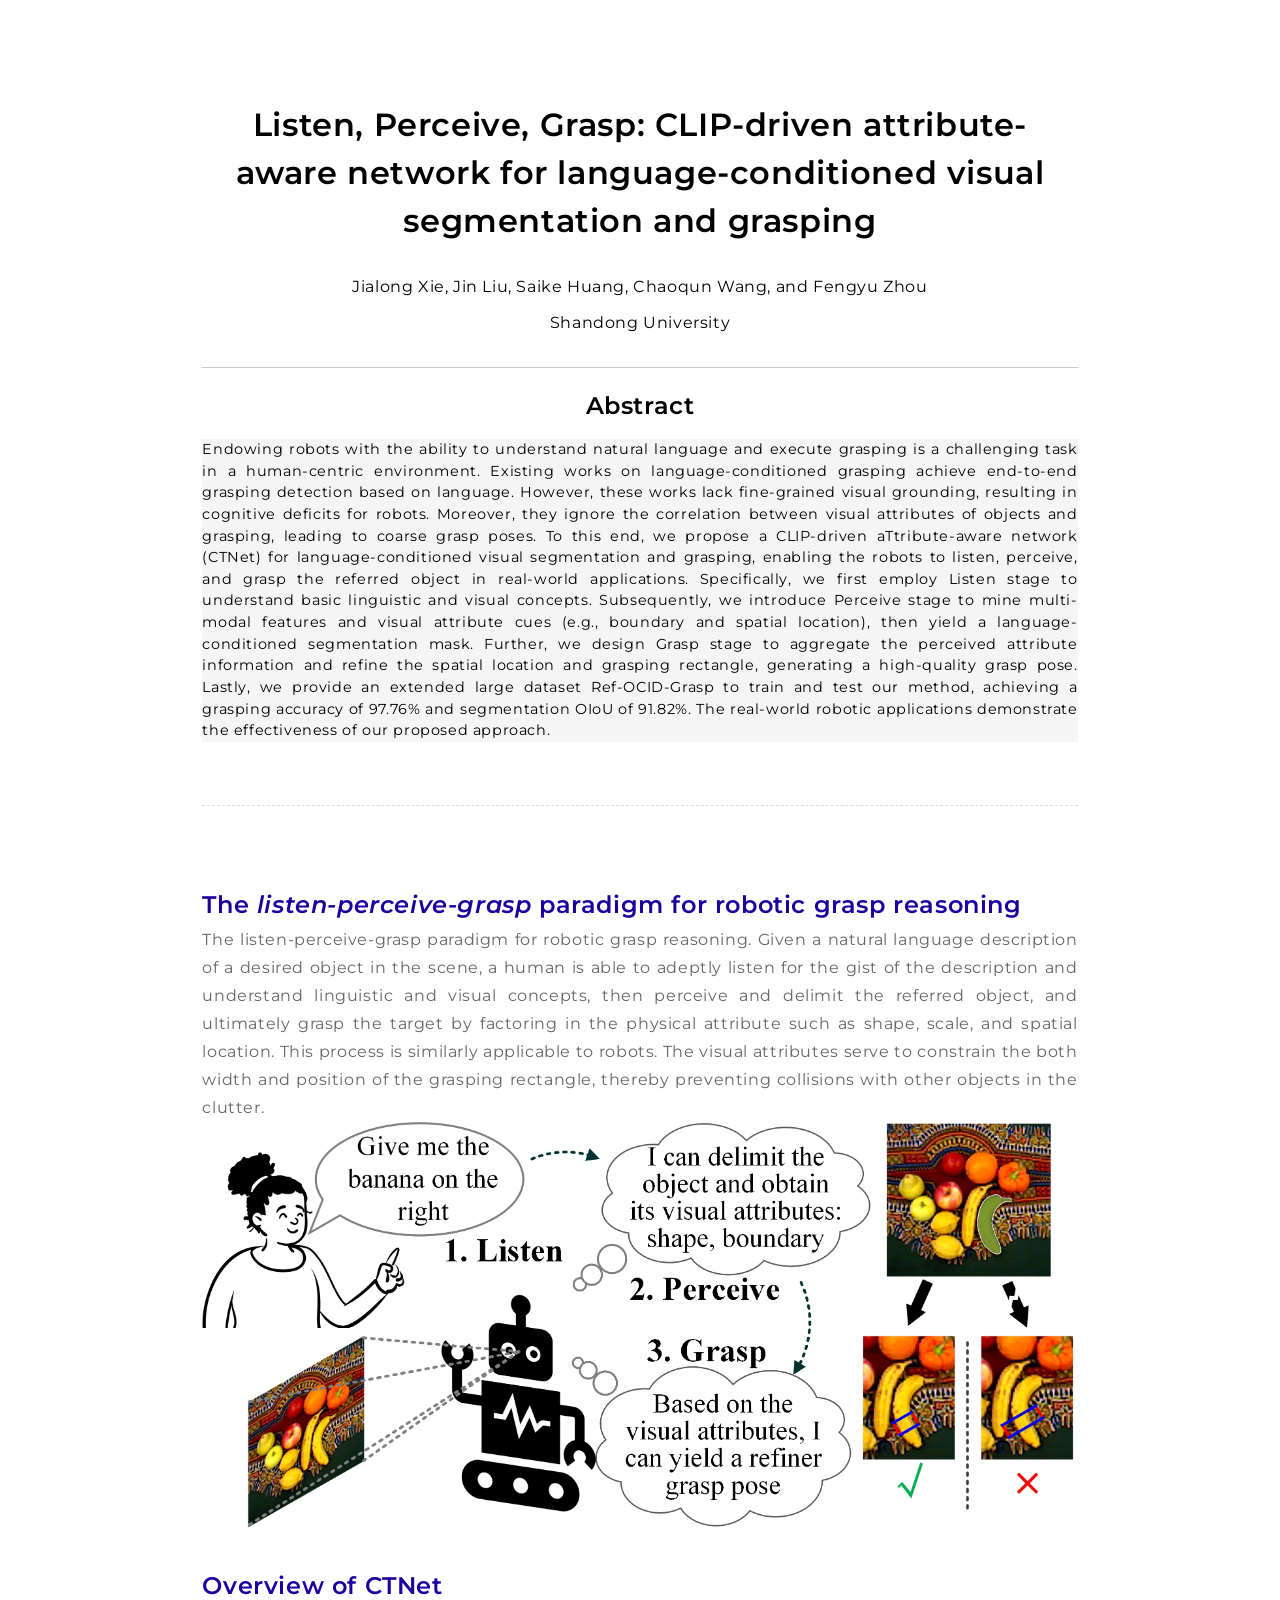
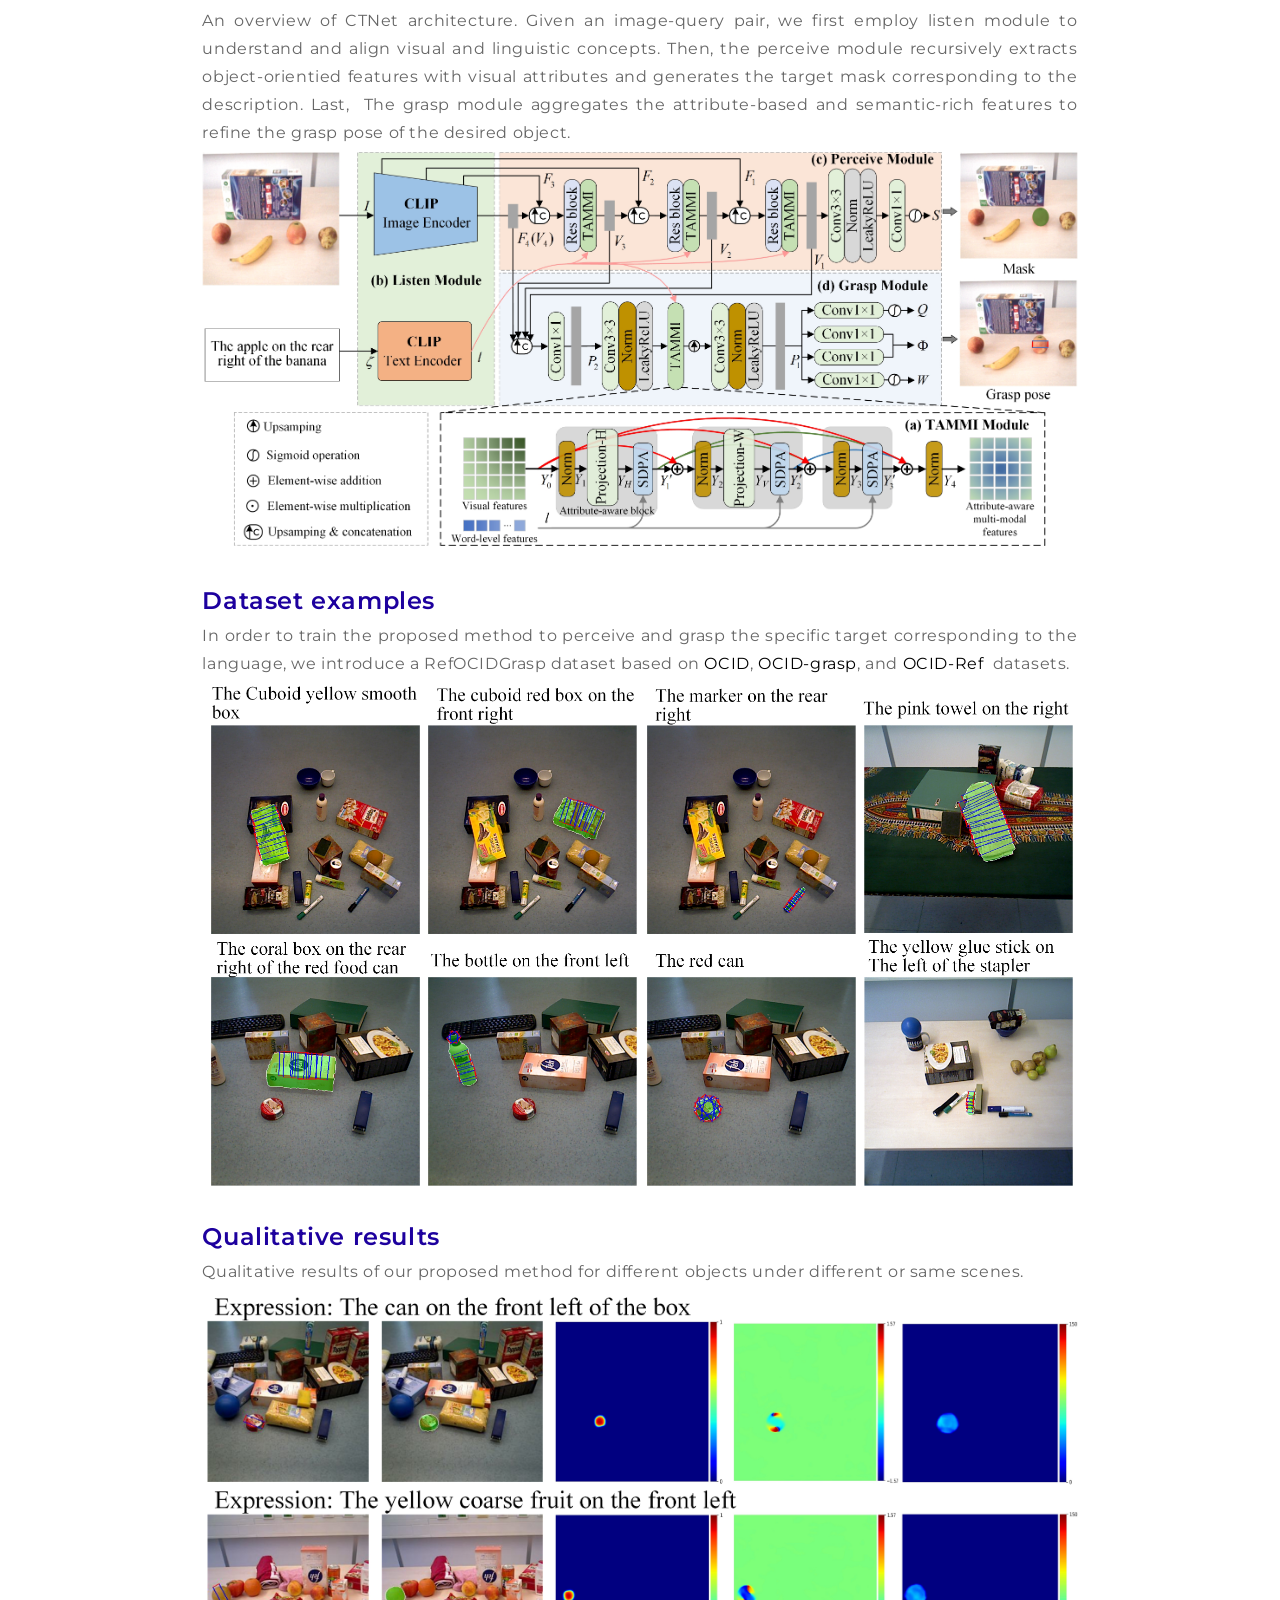
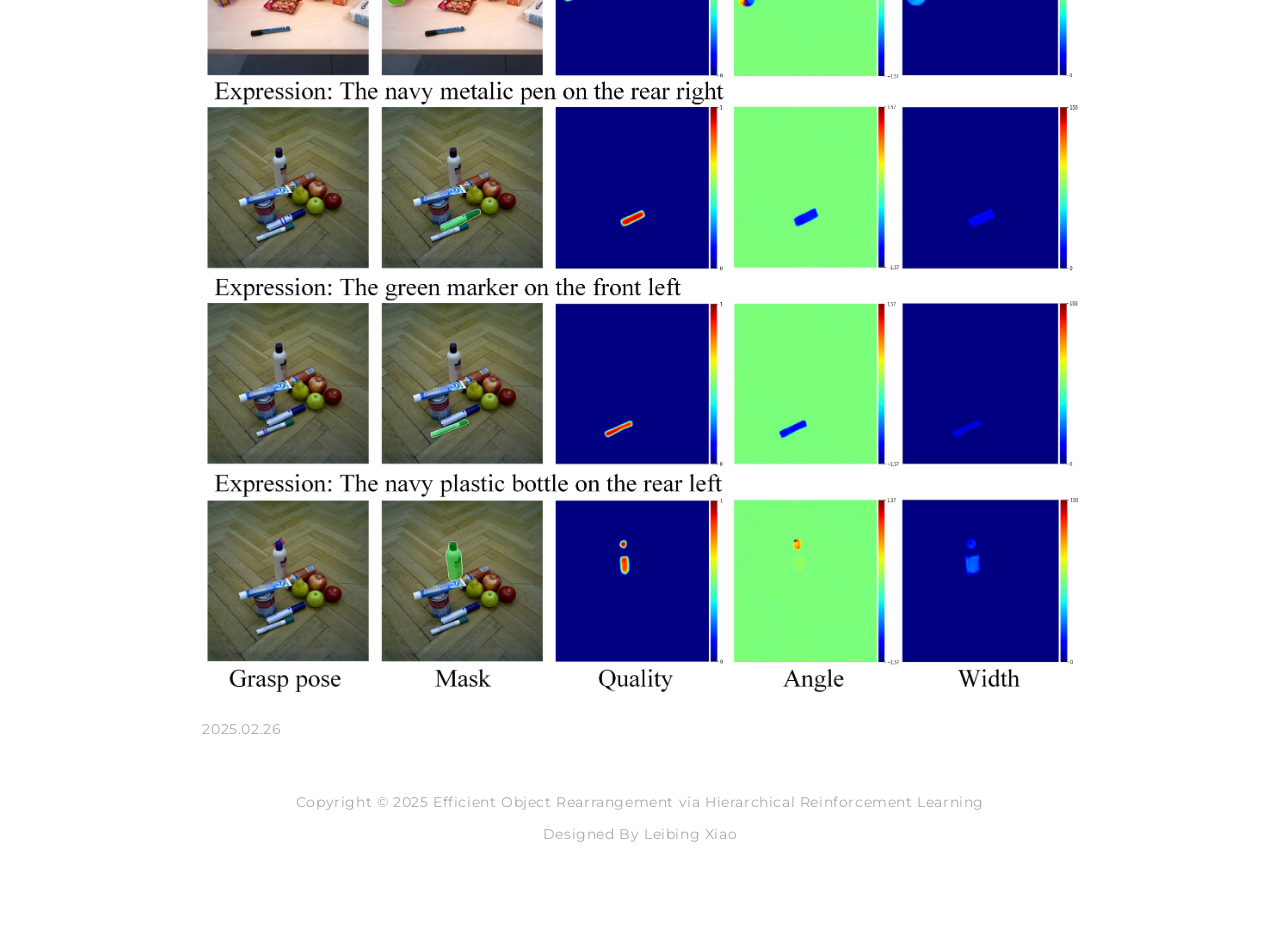
<file: index.html>
<!DOCTYPE html>
<html>
    <head>
    <meta charset="utf-8">
    <meta content="width=device-width, initial-scale=1.0, maximum-scale=1.0, user-scalable=no, viewport-fit=cover" name="viewport" />
    <link rel="alternate icon" type="image/png" href="/img/favicon.ico">
    <title>Efficient Object Rearrangement via Hierarchical Reinforcement Learning</title>
    
<link rel="stylesheet" href="/css/reset.css">

    
<link rel="stylesheet" href="/css/style.css">

    
<link rel="stylesheet" href="/css/markdown.css">

    
<link rel="stylesheet" href="/css/fonts.css">


    <link rel="stylesheet" href="https://cdn.staticfile.org/font-awesome/4.7.0/css/font-awesome.css">
<meta name="generator" content="Hexo 7.3.0"></head>
    <body>
        <div class="paper">
            <div class="paper-main">

                <div class="post-list">
    
    <div class="post">
        <!-- <a class="post-title" href="/2025/02/26/paper/">Listen, Perceive, Grasp: CLIP-driven attribute-aware network for language-conditioned visual segmentation and grasping</a> -->
        <div class="post-title" >Listen, Perceive, Grasp: CLIP-driven attribute-aware network for language-conditioned visual segmentation and grasping</div>
        <div class="post-authors" >Jialong Xie, Jin Liu, Saike Huang, Chaoqun Wang, and Fengyu Zhou</div>
        <div class="post-affiliations" >Shandong University</div>
        <div class="head-icon"> 

            

            
            
        </div>
        <div class="line"></div>
        <div class="post-abstract-title">Abstract</div>
        <div class="post-abstract" >Endowing robots with the ability to understand natural language and execute grasping is a challenging task in a human-centric environment. Existing works on language-conditioned grasping achieve end-to-end grasping detection based on language. However, these works lack fine-grained visual grounding, resulting in cognitive deficits for robots. Moreover, they ignore the correlation between visual attributes of objects and grasping, leading to coarse grasp poses. To this end, we propose a CLIP-driven aTtribute-aware network (CTNet) for language-conditioned visual segmentation and grasping, enabling the robots to listen, perceive, and grasp the referred object in real-world applications. Specifically, we first employ Listen stage to understand basic linguistic and visual concepts. Subsequently, we introduce Perceive stage to mine multi-modal features and visual attribute cues (e.g., boundary and spatial location), then yield a language-conditioned segmentation mask. Further, we design Grasp stage to aggregate the perceived attribute information and refine the spatial location and grasping rectangle, generating a high-quality grasp pose. Lastly, we provide an extended large dataset Ref-OCID-Grasp to train and test our method, achieving a grasping accuracy of 97.76%  and segmentation OIoU of 91.82%. The real-world robotic applications demonstrate the effectiveness of our proposed approach.</div>
            
        </div>
        
        <div class="post-except">
            <h2 id="The-listen-perceive-grasp-paradigm-for-robotic-grasp-reasoning"><a href="#The-listen-perceive-grasp-paradigm-for-robotic-grasp-reasoning" class="headerlink" title="The listen-perceive-grasp paradigm for robotic grasp reasoning"></a>The <em>listen-perceive-grasp</em> paradigm for robotic grasp reasoning</h2><p>The listen-perceive-grasp paradigm for robotic grasp reasoning. Given a natural language description of a desired object in the scene, a human is able to adeptly listen for the gist of the description and understand linguistic and visual concepts, then perceive and delimit the referred object, and ultimately grasp the target by factoring in the physical attribute such as shape, scale, and spatial location. This process is similarly applicable to robots. The visual attributes serve to constrain the both width and position of the grasping rectangle, thereby preventing collisions with other objects in the clutter.<br><img src="/./images/Schematic.jpg" alt="listen-perceive-grasp paradigm"></p>
<h2 id="Overview-of-CTNet"><a href="#Overview-of-CTNet" class="headerlink" title="Overview of CTNet"></a>Overview of CTNet</h2><p>An overview of CTNet architecture. Given an image-query pair, we first employ listen module to understand and align visual and linguistic concepts. Then, the perceive module recursively extracts object-orientied features with visual attributes and generates the target mask corresponding to the description. Last,  The grasp module aggregates the attribute-based and semantic-rich features to refine the grasp pose of the desired object.<br><img src="/./images/architecture.jpg" alt="listen-perceive-grasp paradigm"></p>
<h2 id="Dataset-examples"><a href="#Dataset-examples" class="headerlink" title="Dataset examples"></a>Dataset examples</h2><p>In order to train the proposed method to perceive and grasp the specific target corresponding to the language, we introduce a RefOCIDGrasp dataset based on <a target="_blank" rel="noopener" href="https://www.acin.tuwien.ac.at/en/vision-for-robotics/software-tools/object-clutter-indoor-dataset/">OCID</a>, <a target="_blank" rel="noopener" href="https://github.com/stefan-ainetter/grasp_det_seg_cnn">OCID-grasp</a>, and <a target="_blank" rel="noopener" href="https://github.com/lluma/OCID-Ref">OCID-Ref</a>  datasets.<br><img src="/./images/examples.jpg" alt="Dataset Examples"></p>
<h2 id="Qualitative-results"><a href="#Qualitative-results" class="headerlink" title="Qualitative results"></a>Qualitative results</h2><p>Qualitative results of our proposed method for different objects under different or same scenes.<br><img src="/./images/visualization.jpg" alt="Visualization"></p>

            <!-- <a class="read-more" href="/2025/02/26/paper/"> ... </a> -->
        </div>
        <div class="post-date">2025.02.26</div>
    </div>
    
</div>

                <div class="footer">
    <span>Copyright © 2025 Efficient Object Rearrangement via Hierarchical Reinforcement Learning</span>
    <span>Designed By <a target="_blank" href="https://github.com/xiejialong/CTNet/tree/web">Leibing Xiao</a></span>
</div>


<link rel="stylesheet" href="/css/a11y-dark.min.css">


<script src="/js/highlight.min.js"></script>


<script src="/js/highlightjs-line-numbers.js"></script>


<script>
    hljs.initHighlightingOnLoad();
    hljs.initLineNumbersOnLoad();
</script>

            </div>
        </div>
    </body>
</html>
</file>
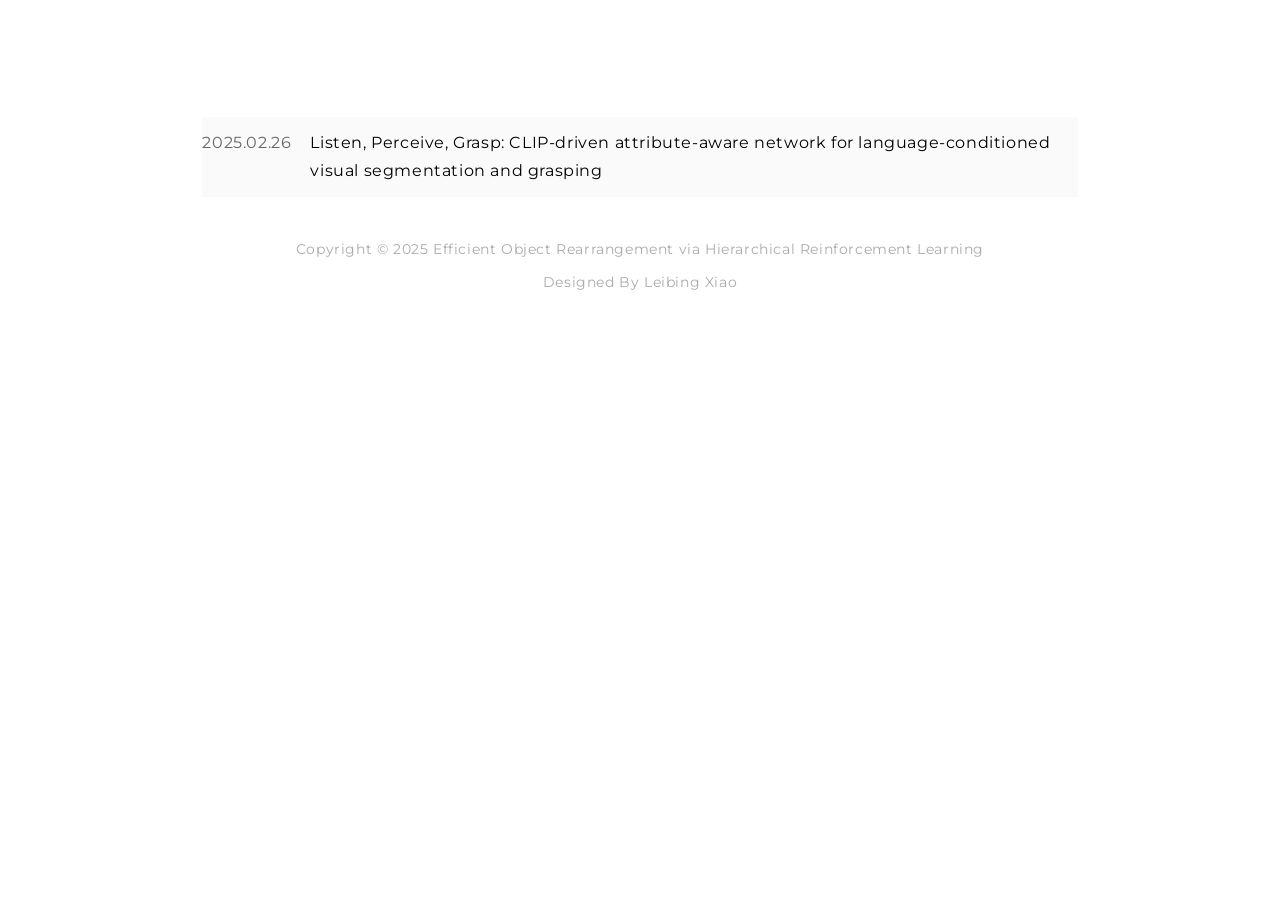
<file: archives/index.html>
<!DOCTYPE html>
<html>
    <head>
    <meta charset="utf-8">
    <meta content="width=device-width, initial-scale=1.0, maximum-scale=1.0, user-scalable=no, viewport-fit=cover" name="viewport" />
    <link rel="alternate icon" type="image/png" href="/img/favicon.ico">
    <title>Efficient Object Rearrangement via Hierarchical Reinforcement Learning</title>
    
<link rel="stylesheet" href="/css/reset.css">

    
<link rel="stylesheet" href="/css/style.css">

    
<link rel="stylesheet" href="/css/markdown.css">

    
<link rel="stylesheet" href="/css/fonts.css">


    <link rel="stylesheet" href="https://cdn.staticfile.org/font-awesome/4.7.0/css/font-awesome.css">
<meta name="generator" content="Hexo 7.3.0"></head>
    <body>
        <div class="paper">
            <div class="paper-main">

                <div class="archive-list">
    <ul class="archive">
        
        <li>
            <span class="archive-date">2025.02.26</span>
            <div class="archive-main">
                <a class="archive-title" href="/2025/02/26/paper/">Listen, Perceive, Grasp: CLIP-driven attribute-aware network for language-conditioned visual segmentation and grasping</a>
                <!-- <a class="read-more" href="/2025/02/26/paper/"> ... </a> -->
            </div>
        </li>
        
    </ul>
</div>

                <div class="footer">
    <span>Copyright © 2025 Efficient Object Rearrangement via Hierarchical Reinforcement Learning</span>
    <span>Designed By <a target="_blank" href="https://github.com/xiejialong/CTNet/tree/web">Leibing Xiao</a></span>
</div>


<link rel="stylesheet" href="/css/a11y-dark.min.css">


<script src="/js/highlight.min.js"></script>


<script src="/js/highlightjs-line-numbers.js"></script>


<script>
    hljs.initHighlightingOnLoad();
    hljs.initLineNumbersOnLoad();
</script>

            </div>
        </div>
    </body>
</html>
</file>
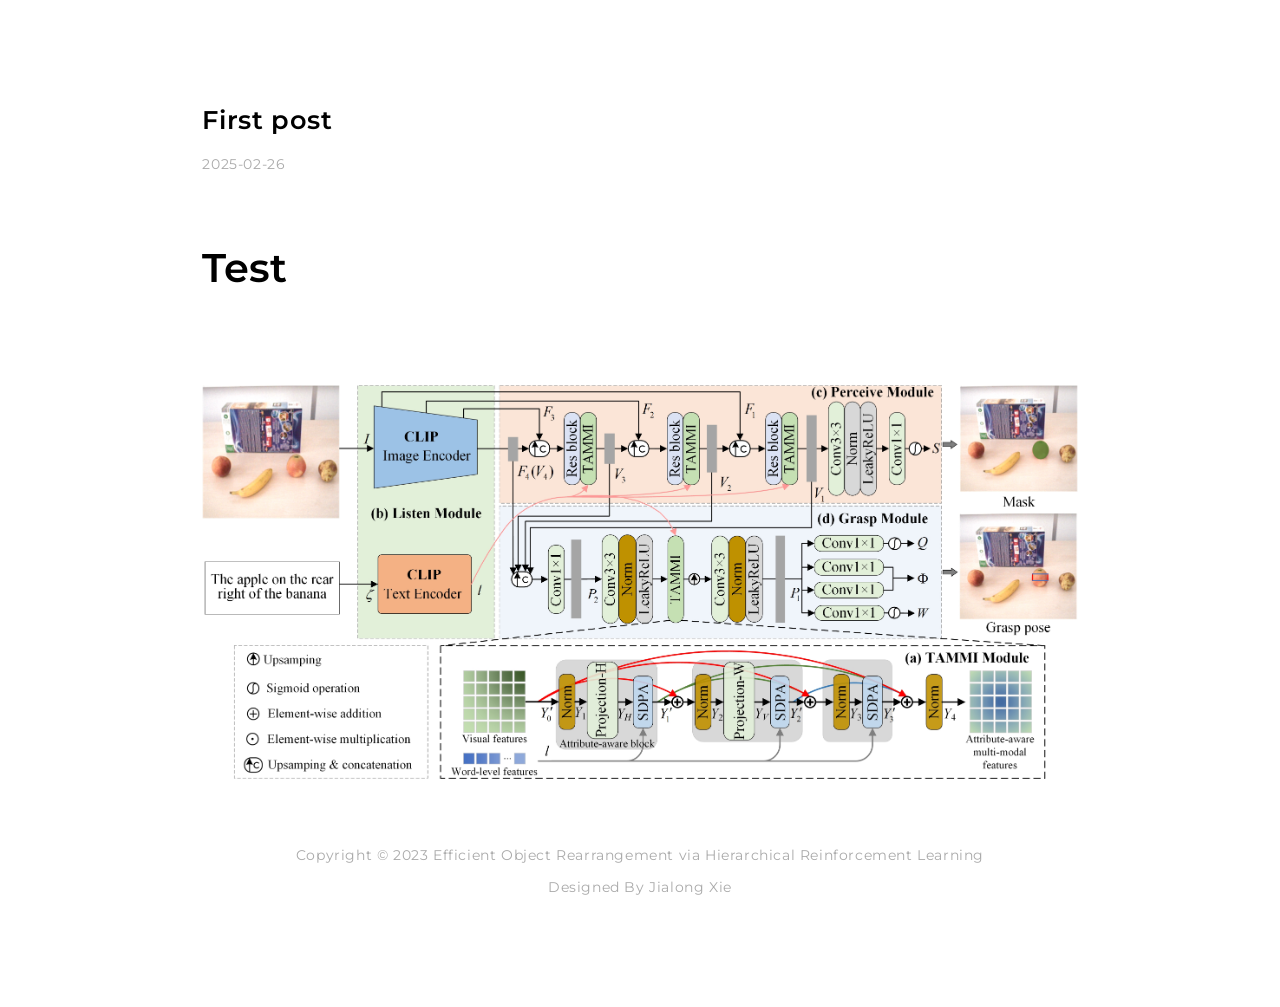
<file: 2025/02/26/First-post/index.html>
<!DOCTYPE html>
<html>
    <head>
    <meta charset="utf-8">
    <meta content="width=device-width, initial-scale=1.0, maximum-scale=1.0, user-scalable=no, viewport-fit=cover" name="viewport" />
    <link rel="alternate icon" type="image/png" href="/img/favicon.ico">
    <title>Efficient Object Rearrangement via Hierarchical Reinforcement Learning</title>
    
<link rel="stylesheet" href="/css/reset.css">

    
<link rel="stylesheet" href="/css/style.css">

    
<link rel="stylesheet" href="/css/markdown.css">

    
<link rel="stylesheet" href="/css/fonts.css">


    <link rel="stylesheet" href="https://cdn.staticfile.org/font-awesome/4.7.0/css/font-awesome.css">
<meta name="generator" content="Hexo 7.3.0"></head>
    <body>
        <div class="paper">
            <div class="paper-main">

                <div class="post-main">

    
    
        <div class="post-main-title">
            First post
        </div>
        <div class="post-meta">
            2025-02-26
        </div>
        <div class="post-md">
            <h1 id="Test"><a href="#Test" class="headerlink" title="Test"></a>Test</h1><h2 id=""><a href="#" class="headerlink" title=""></a></h2><p><img src="/./images/architecture.jpg" alt="图片"></p>

        </div>

    

</div>
                <div class="footer">
    <span>Copyright © 2023 Efficient Object Rearrangement via Hierarchical Reinforcement Learning</span>
    <span>Designed By <a target="_blank" href="https://github.com/xiejialong/CTNet/tree/web">Jialong Xie</a></span>
</div>


<link rel="stylesheet" href="/css/a11y-dark.min.css">


<script src="/js/highlight.min.js"></script>


<script src="/js/highlightjs-line-numbers.js"></script>


<script>
    hljs.initHighlightingOnLoad();
    hljs.initLineNumbersOnLoad();
</script>

            </div>
        </div>
    </body>
</html>
</file>
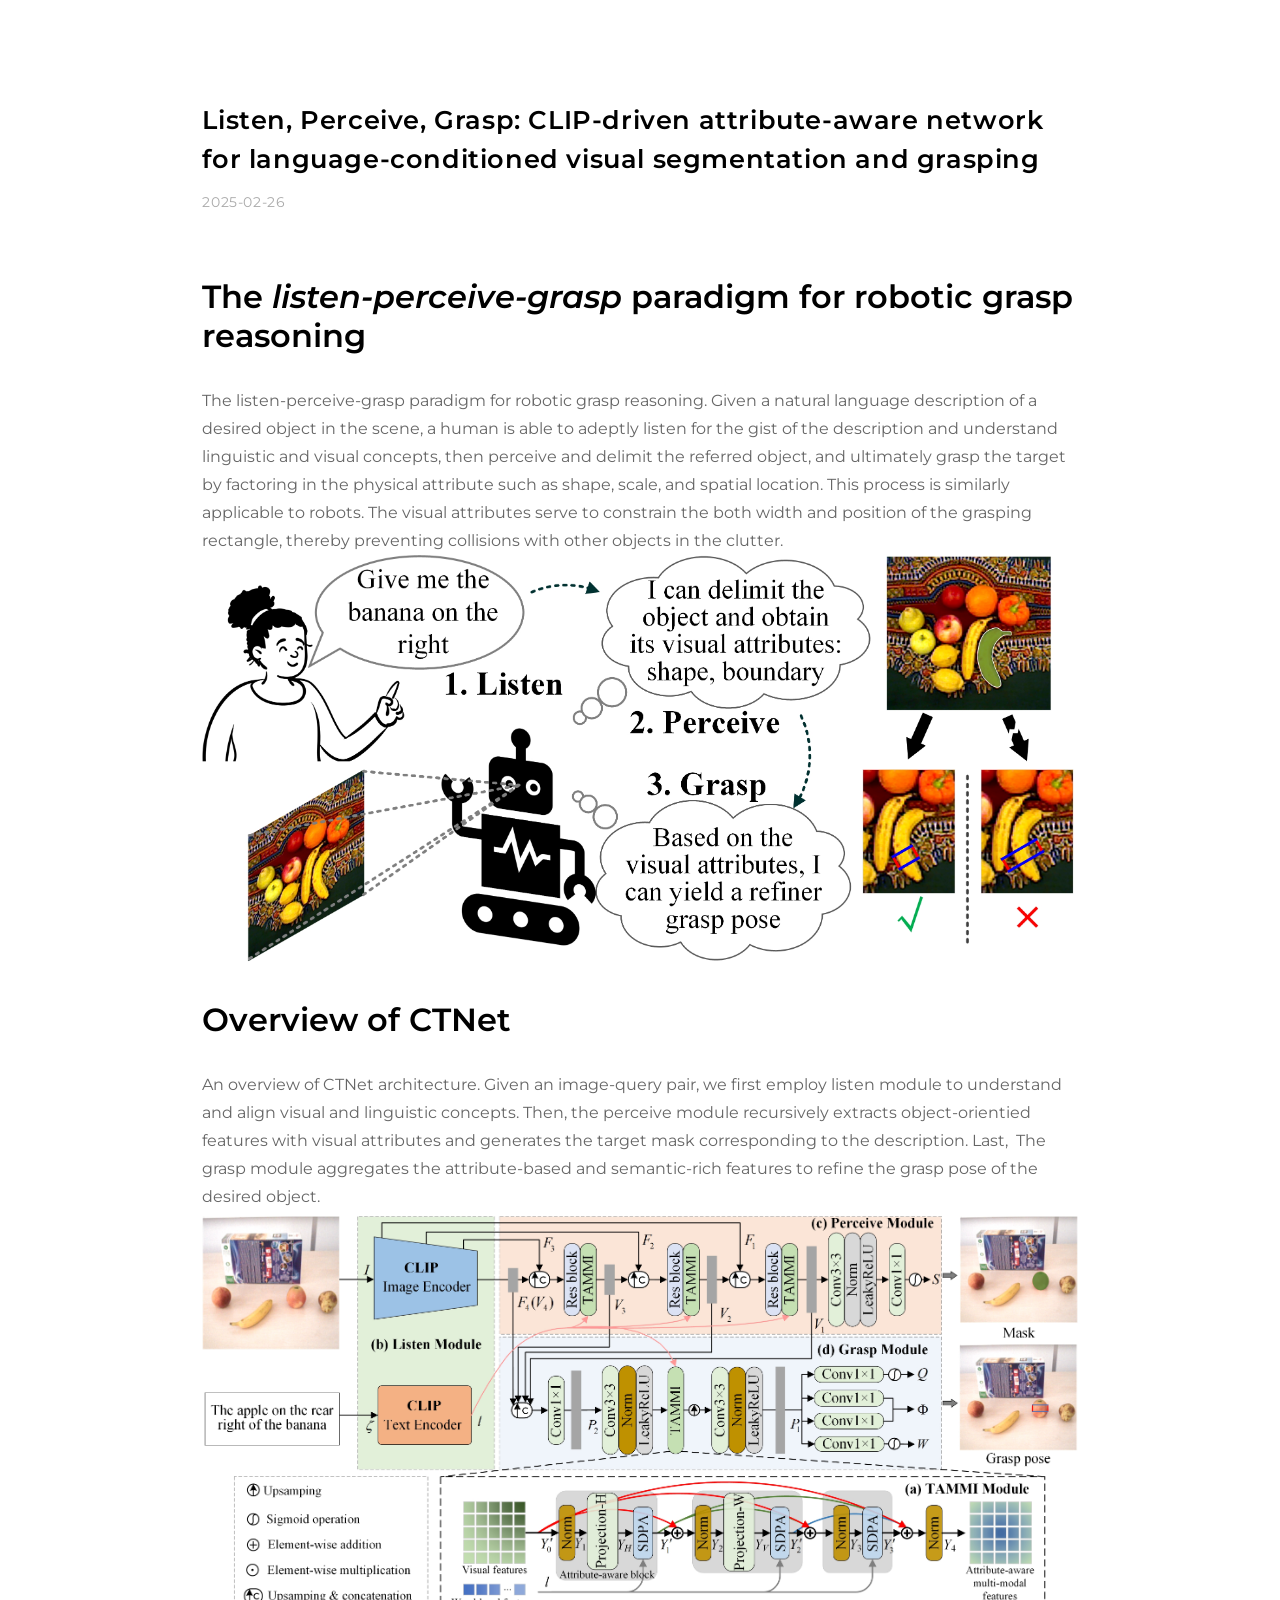
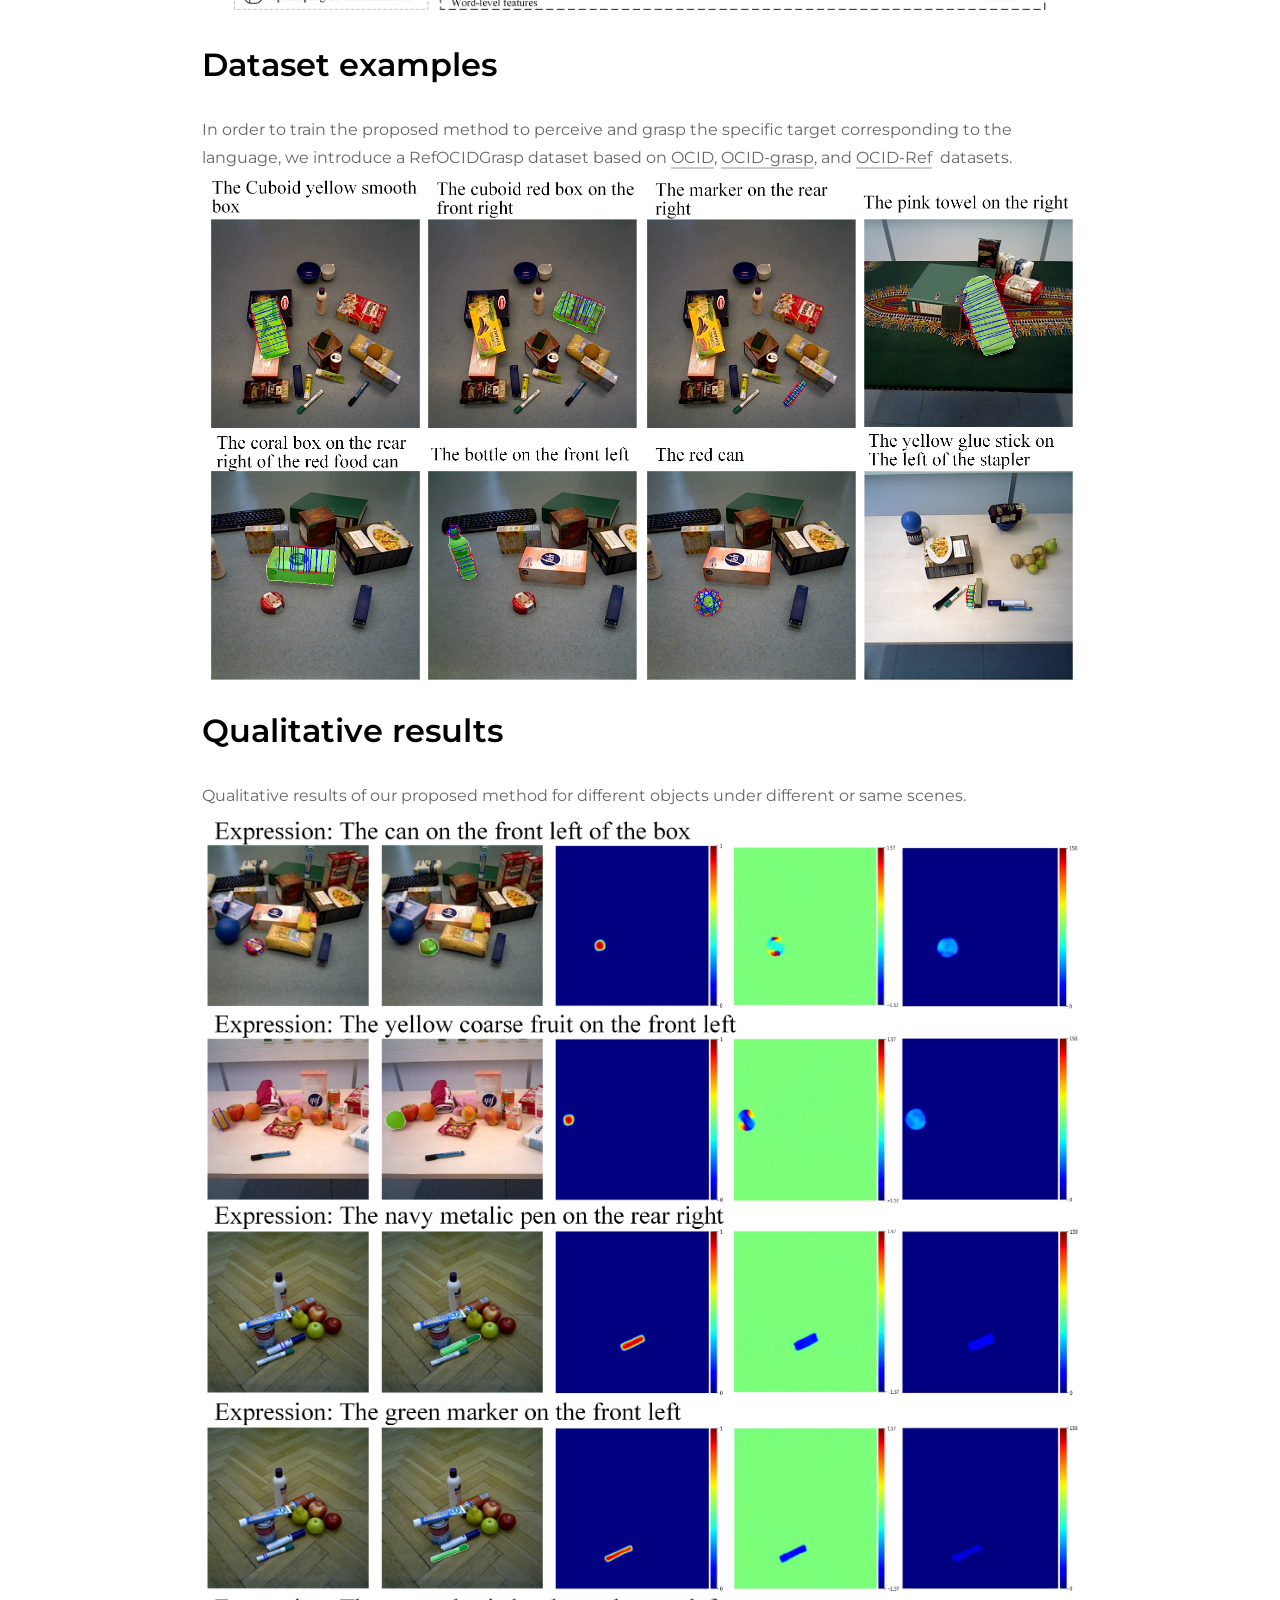
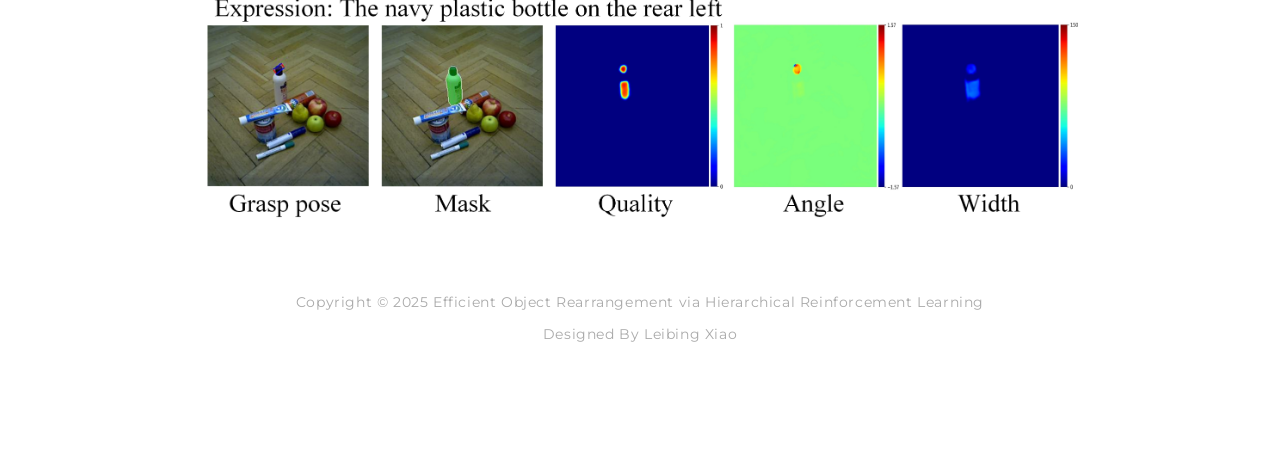
<file: 2025/02/26/paper/index.html>
<!DOCTYPE html>
<html>
    <head>
    <meta charset="utf-8">
    <meta content="width=device-width, initial-scale=1.0, maximum-scale=1.0, user-scalable=no, viewport-fit=cover" name="viewport" />
    <link rel="alternate icon" type="image/png" href="/img/favicon.ico">
    <title>Efficient Object Rearrangement via Hierarchical Reinforcement Learning</title>
    
<link rel="stylesheet" href="/css/reset.css">

    
<link rel="stylesheet" href="/css/style.css">

    
<link rel="stylesheet" href="/css/markdown.css">

    
<link rel="stylesheet" href="/css/fonts.css">


    <link rel="stylesheet" href="https://cdn.staticfile.org/font-awesome/4.7.0/css/font-awesome.css">
<meta name="generator" content="Hexo 7.3.0"></head>
    <body>
        <div class="paper">
            <div class="paper-main">

                <div class="post-main">

    
    
        <div class="post-main-title">
            Listen, Perceive, Grasp: CLIP-driven attribute-aware network for language-conditioned visual segmentation and grasping
        </div>
        <div class="post-meta">
            2025-02-26
        </div>
        <div class="post-md">
            <h2 id="The-listen-perceive-grasp-paradigm-for-robotic-grasp-reasoning"><a href="#The-listen-perceive-grasp-paradigm-for-robotic-grasp-reasoning" class="headerlink" title="The listen-perceive-grasp paradigm for robotic grasp reasoning"></a>The <em>listen-perceive-grasp</em> paradigm for robotic grasp reasoning</h2><p>The listen-perceive-grasp paradigm for robotic grasp reasoning. Given a natural language description of a desired object in the scene, a human is able to adeptly listen for the gist of the description and understand linguistic and visual concepts, then perceive and delimit the referred object, and ultimately grasp the target by factoring in the physical attribute such as shape, scale, and spatial location. This process is similarly applicable to robots. The visual attributes serve to constrain the both width and position of the grasping rectangle, thereby preventing collisions with other objects in the clutter.<br><img src="/./images/Schematic.jpg" alt="listen-perceive-grasp paradigm"></p>
<h2 id="Overview-of-CTNet"><a href="#Overview-of-CTNet" class="headerlink" title="Overview of CTNet"></a>Overview of CTNet</h2><p>An overview of CTNet architecture. Given an image-query pair, we first employ listen module to understand and align visual and linguistic concepts. Then, the perceive module recursively extracts object-orientied features with visual attributes and generates the target mask corresponding to the description. Last,  The grasp module aggregates the attribute-based and semantic-rich features to refine the grasp pose of the desired object.<br><img src="/./images/architecture.jpg" alt="listen-perceive-grasp paradigm"></p>
<h2 id="Dataset-examples"><a href="#Dataset-examples" class="headerlink" title="Dataset examples"></a>Dataset examples</h2><p>In order to train the proposed method to perceive and grasp the specific target corresponding to the language, we introduce a RefOCIDGrasp dataset based on <a target="_blank" rel="noopener" href="https://www.acin.tuwien.ac.at/en/vision-for-robotics/software-tools/object-clutter-indoor-dataset/">OCID</a>, <a target="_blank" rel="noopener" href="https://github.com/stefan-ainetter/grasp_det_seg_cnn">OCID-grasp</a>, and <a target="_blank" rel="noopener" href="https://github.com/lluma/OCID-Ref">OCID-Ref</a>  datasets.<br><img src="/./images/examples.jpg" alt="Dataset Examples"></p>
<h2 id="Qualitative-results"><a href="#Qualitative-results" class="headerlink" title="Qualitative results"></a>Qualitative results</h2><p>Qualitative results of our proposed method for different objects under different or same scenes.<br><img src="/./images/visualization.jpg" alt="Visualization"></p>

        </div>

    

</div>
                <div class="footer">
    <span>Copyright © 2025 Efficient Object Rearrangement via Hierarchical Reinforcement Learning</span>
    <span>Designed By <a target="_blank" href="https://github.com/xiejialong/CTNet/tree/web">Leibing Xiao</a></span>
</div>


<link rel="stylesheet" href="/css/a11y-dark.min.css">


<script src="/js/highlight.min.js"></script>


<script src="/js/highlightjs-line-numbers.js"></script>


<script>
    hljs.initHighlightingOnLoad();
    hljs.initLineNumbersOnLoad();
</script>

            </div>
        </div>
    </body>
</html>
</file>
<file: css/style.css>
@charset "utf-8";

:root
{
    --font-color-0: #04077e;
    --font-color-1: #000;
    --font-color-2: #666;
    --font-color-3: #aaa;
    --bg-color-1: #eee;
    --line-1: #ccc;
    --line-2: #ddd;
}
p
{
    word-wrap: break-word;
    white-space: pre-wrap;
}

body
{
    font-family: "Montserrat", "SF UI Text", "PingFang SC", "Hiragino Sans GB", "Microsoft YaHei", "Segoe UI", "Helvetica Neue", Helvetica, "Apple Color Emoji", "Segoe UI Emoji", "Segoe UI Symbol", sans-serif;
    font-size: 16px;
    line-height: 1.75;
    letter-spacing: 0.6px;
    color: var(--font-color-2);
    background: #ffffff;
}
a
{
    text-decoration: none;
    color: var(--font-color-1);
}

.paper
{
    padding: 4vw;
}
.paper-main
{
    width: 100%;
    max-width: 1080px;
    margin: 0 auto;
    padding: 50px 8vw 24px;
    background: #fff;
    border-radius: 24px;
    background: #fff;
}
.publication-links
{
 color: #000;
}
.header
{
    padding-bottom: 12px;
    margin-bottom: 48px;
    border-bottom: 1px solid var(--line-1);
    display: flex;
    flex-direction: row;
    flex-wrap: wrap;
    justify-content: flex-start;
    align-content: center;
}
.logo
{
    font-size: 3rem;
    font-weight: 600;
    color: var(--font-color-1);
    margin-bottom: 16px;
    flex: 0 0 100%;
    text-align: center;
}
.nav
{
    margin: 0 0 4px;
    flex: 0 0 100%;
    display: flex;
    flex-direction: row;
    flex-wrap: wrap;
    justify-content: center;
    align-content: center;
    text-align: center;
}
.nav li
{
    padding: 2px 0;
    margin-right: 24px;
}
.nav li:last-of-type
{
    margin-right: 0;
}
.nav li a
{
    color: var(--font-color-1);
    opacity: .6;
    transition: opacity ease-in-out .5s;
}
.nav li a:hover
{
    opacity: 1;
    transition: opacity ease-in-out .5s;
}

.post-header
{
    margin-bottom: 48px;
    display: flex;
    flex-direction: row;
    flex-wrap: wrap;
    justify-content: flex-start;
    align-content: center;
}
.post-header .logo
{
    font-size: 1rem;
}
.post-header .go-home
{
    display: block;
    padding: 10px 20px 8px;
    border-radius: 18px;
    background: #fff;
    border: 1px solid #eee;
    margin: 8px 0;
    transition: background ease-in-out .5s;
}
.post-header .go-home:hover
{
    background: var(--bg-color-1);
    transition: background ease-in-out .5s;
}
.post-header .go-home svg
{
    transform: translateX(0);
    transition: transform ease-in-out .5s;
}
.post-header .go-home:hover svg
{
    transform: translateX(-4px);
    transition: transform ease-in-out .5s;
}

.post-list
{
    display: flex;
    flex-direction: column;
    flex-wrap: wrap;
    justify-content: flex-start;
    align-items: stretch;
}

.post
{
    width: 100%;
    padding-bottom: 48px;
    margin-bottom: 48px;
    border-bottom: 1px dashed var(--line-2);
}
.post-title
{
    text-align: center;
    /* display: flex; */
    font-size: 2.0rem;
    font-weight: 600;
    line-height: 1.5;
    margin-bottom: 30px;
    /* color: var(--font-color-1); */
    color: #000;
    align-content: center;
    flex: 0 0 100%;
    
    /*transition: color ease-in-out .5s;*/
}
.post-authors
{
    text-align: center;

    font-size: 1.0rem;
    font-weight: 500;
    line-height: 1.5;
    margin-bottom: 12px;
    /* color: var(--font-color-1); */
    color: #000;
    align-content: center;
    flex: 0 0 100%; 
    /*transition: color ease-in-out .5s;*/
}

.post-affiliations
{
    text-align: center;
    font-size: 1.0rem;
    font-weight: 500;
    line-height: 1.5;
    margin-bottom: 12px;
    /* color: var(--font-color-1); */
    color: #000;
    align-content: center;
    flex: 0 0 100%; 
    /*transition: color ease-in-out .5s;*/
}
.post-abstract-title
{
    text-align: center;
    margin-top: 15px;
    font-size: 1.5rem;
    font-weight: 600;
    line-height: 1.5;
    color: #000;
}
.post-video-title
{
    text-align: center;
    margin-top: 15px;
    font-size: 1.5rem;
    font-weight: 600;
    line-height: 1.5;
    color: #fa6a6a;
}
.post-video-title a:hover{
    color: #2314fc; /* 鼠标悬停时的颜色 */
    transition: color 0.3s ease;
}
.post-abstract
{
    text-align: justify;
    margin-top: 15px;
    font-size: 0.9rem;
    font-weight: 500;
    line-height: 1.5;
    margin-bottom: 15px;
    /* color: var(--font-color-1); */
    color: #000;
    align-content: center;
    flex: 0 0 100%;
    background-color: #f5f5f5;

    
    /*transition: color ease-in-out .5s;*/
}

.post-except
{
    /* word-break: break-all; */
    text-align: justify;
    margin-bottom: 12px;
}
.read-more
{
    padding: 0 4px;
    color: var(--font-color-0);   
}
.read-more:before,
.read-more:after
{
    display: inline-block;
    transition: transform ease-in-out .5s;
}
.read-more:before
{
    content: "{ ";
}
.read-more:after
{
    content: " }";
}
.read-more:hover:before
{
    transform: translateX(-4px);
    transition: transform ease-in-out .25s;
}
.read-more:hover:after
{
    transform: translateX(4px);
    transition: transform ease-in-out .25s;
}
.post-date
{
    font-size: 0.875rem;
    color: var(--font-color-3);
}

.paginator
{
    font-size: 0.875rem;
    width: 100%;
    margin: 0 auto 24px;
    display: flex;
    flex-direction: row;
    flex-wrap: wrap;
    justify-content: space-evenly;
    align-items: center;
}
.paginator *
{
    display: block;
    padding: 8px 16px;
    border-radius: 18px;
    background: #fff;
    border: 1px solid #eee;
}
.paginator .space
{
    display: block;
    padding: 8px 16px;
    border-radius: 18px;
    background: #fff;
    border: none;
}
.paginator a
{
    margin: 4px;
    color: var(--font-color-2);
    transition: color ease-in-out .5s;
}
.paginator a:hover
{
    color: var(--font-color-0);
    transition: color ease-in-out .5s;
}
.paginator .current
{
    color: var(--font-color-0);
    border: 1px solid var(--font-color-0);
}

.footer
{
    padding: 24px 0;
    font-size: 0.875rem;
    color: var(--font-color-3);
    display: flex;
    flex-direction: column;
    flex-wrap: nowrap;
    justify-content: flex-start;
    align-content: center;
}
.footer span
{
    text-align: center;
    margin-bottom: 8px;
}
.footer a
{
    color: var(--font-color-3);
    transition: color ease-in-out .5s;
}
.footer a:hover
{
    color: var(--font-color-0);
    transition: color ease-in-out .5s;
}

.post-main
{
    display: flex;
    flex-direction: row;
    flex-wrap: wrap;
    justify-content: flex-start;
    align-items: center;
    margin-bottom: 24px;
}
.post-main-title
{
    flex: 0 0 100%;
    margin-bottom: 12px;
    font-size: 1.6rem;
    font-weight: 600;
    line-height: 1.5;
    color: var(--font-color-1);
}
.post-meta
{
    font-size: 0.875rem;
    color: var(--font-color-3);
    flex: 0 0 100%;
    margin-bottom: 32px;
}

.archive
{
    display: flex;
    flex-direction: column;
    flex-wrap: wrap;
    justify-content: space-between;
    align-content: normal;
}
.archive li
{
    display: flex;
    flex-direction: row;
    flex-wrap: nowrap;
    justify-content: flex-start;
    align-content: center;
    padding: 12px 0;
}
.archive li:nth-child(odd)
{
    background: #fafafa;
}
.archive li:nth-child(even)
{
    background: #fff;
}
.archive li span
{
    width: 108px;
    color: var(--font-color-2);
}
.archive-main
{
    flex: 0 1 calc( 100% - 108px );
}
.archive-title
{
    color: var(--font-color-1);
    /*transition: color ease-in-out .5s;*/
}
.archive-title:hover
{
    color: var(--font-color-0);
    transition: color ease-in-out .5s;
}

.icon-container {
    text-align: center; /* 居中图标 */
    color: #000000;
    margin: 0 10px 0 10px;
  }
  
.icon-container i {
    font-size: 30px; /* 调整图标大小 */
  }
.icon-container:hover {
    color: #e74c3c; /* 鼠标悬停时的颜色 */
    transition: color 0.3s ease;
}

.head-icon
{
    display: flex;
    justify-content: center; /* 水平居中 */
    align-items: center; /* 垂直居中 */
    width: 100%; /* 设置 <div> 的宽度 */
    margin-bottom: 12px;
    color: #000;
    
}

.video-container {
    position: relative;
    padding-bottom: 56.25%; /* 16:9 宽高比，调整为 75% 可获得 4:3 宽高比 */
    height: 0;
    overflow: hidden;
    margin: 10px 0 50px 0;
    border: 0.5rem solid;
    border-radius: 0.1rem;
  }
  
.video-container iframe {
    position: absolute;
    top: 0;
    left: 0;
    width: 100%;
    height: 100%;
}
  
.line {
    width: 100%; /* 横线宽度 */
    border-bottom: 1px solid #ccc; /* 边框样式 */
    margin: 20px 0; /* 上下外边距，根据需要调整 */
}
</file>
<file: css/markdown.css>
@charset "utf-8";

.post-md
{
    width: 100%;
    font-size: 16px;
    letter-spacing: 0;
}

.post-md h1,
.post-md h2,
.post-md h3,
.post-md h4,
.post-md h5,
.post-md h6
{
    color: var(--font-color-1);
    margin: 12px 0;
}
.post-md h1
{
    font-size: 2.5rem;
    line-height: 1.2;
    padding: 24px 0;
}
.post-md h2
{
    font-size: 2rem;
    line-height: 1.2;
    padding: 20px 0;
}
.post-md h3
{
    font-size: 1.75rem;
    line-height: 1.2;
    padding: 18px 0;
}
.post-md h4
{
    font-size: 1.5rem;
    line-height: 1.2;
    padding: 16px 0;
}
.post-md h5
{
    font-size: 1.25rem;
    line-height: 1.2;
    padding: 14px 0;
}
.post-md h6
{
    font-size: 1.125rem;
    line-height: 1.2;
    padding: 12px 0;
}
.post-md a
{
    color: var(--font-color-2);
    box-shadow: 0 2px 0 var(--line-1);
    transition: color ease-in-out .65s, box-shadow ease-in-out .65s;
}
.post-md a:hover
{
    color: var(--font-color-0);
    box-shadow: 0 2px 0 var(--font-color-0);
    transition: color ease-in-out .65s, box-shadow ease-in-out .65s;
}
.post-md strong
{
    font-weight: 700;
}
.post-md em
{
    font-style: italic;
}
.post-md kbd
{
    padding: 2px 4px;
    border-radius: 2px;
    background: #eee;
    border: 1px solid #ddd;
}
.post-md ol
{
    list-style: decimal;
    padding-left: 24px;
}
.post-md ul
{
    list-style: disc;
    padding-left: 24px;
}
.post-md img
{
    border-radius: 4px;
}
.post-md hr
{
    border: none;
    height: 1px;
    background: var(--line-1);
    margin: 24px 0;
}

.post-md p,
.post-md blockquote
{
    width: 100%;
    margin: 12px 0;
}
.post-md blockquote
{
    border-left: 2px solid var(--line-2);
    padding-left: 12px;
    word-wrap: break-word;
}

.post-md .video-container
{
    background: #000;
    border-radius: 4px;
    overflow: hidden;
}
.post-md iframe,
.post-md .video-container iframe
{
    width: 100%;
    height: 100vh;
    max-height: 360px;
    margin: 12px 0;
}

.post-md>table
{
    width: 100%;
    text-align: left;
    border-spacing: 0;
}
.post-md>table th
{
    padding: 12px 0;
    border-bottom: 2px solid var(--line-1);
}
.post-md>table tr:nth-child(odd) td
{
    padding: 12px 0;
    border-bottom: 1px solid var(--line-1);
    background: #fafafa;
}
.post-md>table tr:nth-child(even) td
{
    padding: 12px 0;
    border-bottom: 1px solid var(--line-1);
    background: #fff;
}

.post-md code
{
    border-radius: 4px;
    background: #2b2b2b;
    padding: 2px 4px;
    color: #f8f8f2;
    font-size: 1rem;
}

.post-md .hljs-ln-numbers
{
    opacity: .5;
    padding-right: 12px;
}
</file>
<file: css/fonts.css>
/* montserrat-regular - latin */

@font-face
{
    font-family: "Montserrat";
    font-style: normal;
    font-weight: 400;
    src: local(""),
        url("../fonts/montserrat-v23-latin-regular.woff2") format("woff2"), /* Chrome 26+, Opera 23+, Firefox 39+ */
        url("../fonts/montserrat-v23-latin-regular.woff") format("woff"); /* Chrome 6+, Firefox 3.6+, IE 9+, Safari 5.1+ */
}

/* montserrat-600 - latin */

@font-face
{
    font-family: "Montserrat";
    font-style: normal;
    font-weight: 600;
    src: local(""),
        url("../fonts/montserrat-v23-latin-600.woff2") format("woff2"), /* Chrome 26+, Opera 23+, Firefox 39+ */
        url("../fonts/montserrat-v23-latin-600.woff") format("woff"); /* Chrome 6+, Firefox 3.6+, IE 9+, Safari 5.1+ */
}

/* montserrat-italic - latin */

@font-face
{
    font-family: "Montserrat";
    font-style: italic;
    font-weight: 400;
    src: local(""),
        url("../fonts/montserrat-v23-latin-italic.woff2") format("woff2"), /* Chrome 26+, Opera 23+, Firefox 39+ */
        url("../fonts/montserrat-v23-latin-italic.woff") format("woff"); /* Chrome 6+, Firefox 3.6+, IE 9+, Safari 5.1+ */
}

/* montserrat-600italic - latin */

@font-face
{
    font-family: "Montserrat";
    font-style: italic;
    font-weight: 600;
    src: local(""),
        url("../fonts/montserrat-v23-latin-600italic.woff2") format("woff2"), /* Chrome 26+, Opera 23+, Firefox 39+ */
        url("../fonts/montserrat-v23-latin-600italic.woff") format("woff"); /* Chrome 6+, Firefox 3.6+, IE 9+, Safari 5.1+ */
}
</file>
<file: css/a11y-dark.min.css>
pre code.hljs{display:block;overflow-x:auto;padding:1em}code.hljs{padding:3px 5px}/*!
  Theme: a11y-dark
  Author: @ericwbailey
  Maintainer: @ericwbailey

  Based on the Tomorrow Night Eighties theme: https://github.com/isagalaev/highlight.js/blob/master/src/styles/tomorrow-night-eighties.css
*/.hljs{background:#2b2b2b;color:#f8f8f2}.hljs-comment,.hljs-quote{color:#d4d0ab}.hljs-deletion,.hljs-name,.hljs-regexp,.hljs-selector-class,.hljs-selector-id,.hljs-tag,.hljs-template-variable,.hljs-variable{color:#ffa07a}.hljs-built_in,.hljs-link,.hljs-literal,.hljs-meta,.hljs-number,.hljs-params,.hljs-type{color:#f5ab35}.hljs-attribute{color:gold}.hljs-addition,.hljs-bullet,.hljs-string,.hljs-symbol{color:#abe338}.hljs-section,.hljs-title{color:#00e0e0}.hljs-keyword,.hljs-selector-tag{color:#dcc6e0}.hljs-emphasis{font-style:italic}.hljs-strong{font-weight:700}@media screen and (-ms-high-contrast:active){.hljs-addition,.hljs-attribute,.hljs-built_in,.hljs-bullet,.hljs-comment,.hljs-link,.hljs-literal,.hljs-meta,.hljs-number,.hljs-params,.hljs-quote,.hljs-string,.hljs-symbol,.hljs-type{color:highlight}.hljs-keyword,.hljs-selector-tag{font-weight:700}}
</file>
